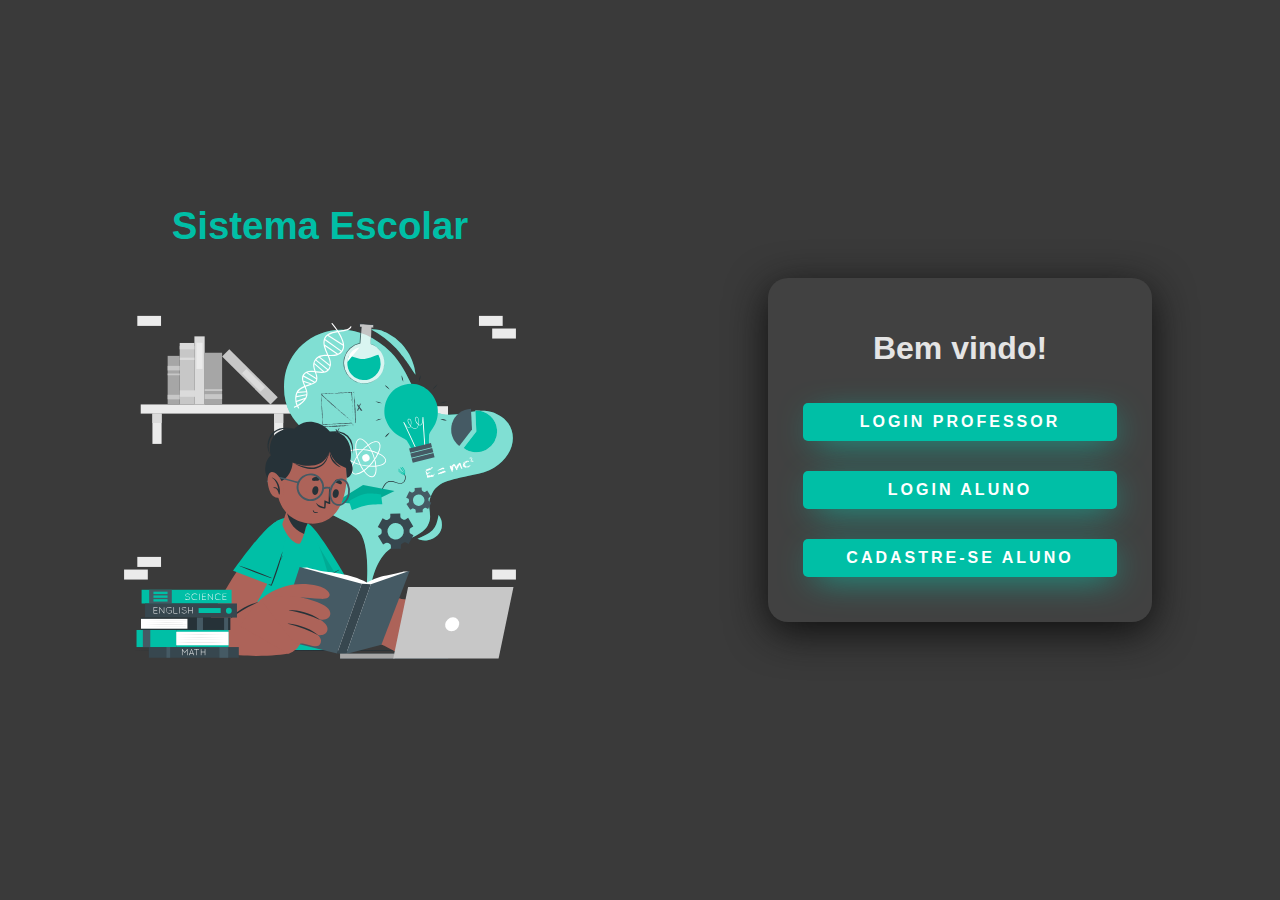
<file: Sistema escolar/index.html>
<!DOCTYPE html>
<html lang="pt-br">
  <head>
    <meta charset="UTF-8" />
    <meta name="viewport" content="width=device-width, initial-scale=1.0" />
    <link rel="stylesheet" href="styles.css" />
    <title>Sistema Escolar</title>
    <link
      rel="stylesheet"
      href="https://cdnjs.cloudflare.com/ajax/libs/font-awesome/6.5.1/css/all.min.css"
      integrity="sha512-DTOQO9RWCH3ppGqcWaEA1BIZOC6xxalwEsw9c2QQeAIftl+Vegovlnee1c9QX4TctnWMn13TZye+giMm8e2LwA=="
      crossorigin="anonymous"
      referrerpolicy="no-referrer"
    />
  </head>
  <body>
    <div class="main-login">
      <div class="left-geral">
        <h1>Sistema Escolar</h1>
        <img
          src="../Sistema escolar/image/principalimg.svg"
          class="img"
          alt="imagem-login"
        />
      </div>

      <div class="right-login">
        <div class="card-login">
          <h1>Bem vindo!</h1>
          <a href="professor-login.html" class="botoes"
            ><i class="fa-solid fa-chalkboard-user"></i> Login Professor</a
          >
          <a href="aluno-login-inicial.html" class="botoes"
            ><i class="fa-solid fa-graduation-cap"></i> Login Aluno
          </a>
          <a href="aluno-cadastro.html" class="botoes"
            ><i class="fa-solid fa-graduation-cap"></i> Cadastre-se Aluno</a
          >
        </div>
      </div>
    </div>
  </body>
</html>
</file>
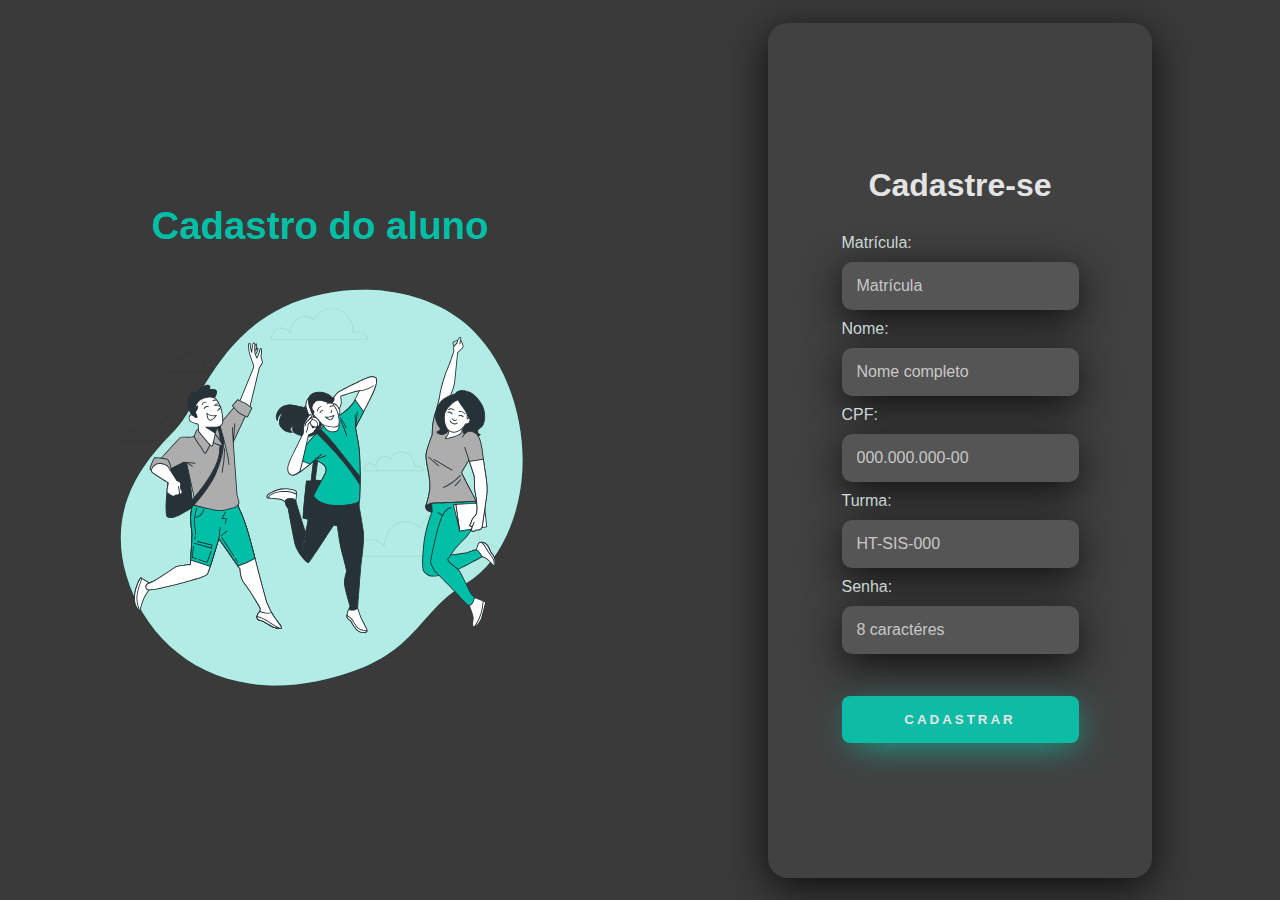
<file: Sistema escolar/aluno-cadastro.html>
<!DOCTYPE html>
<html lang="pt-br">
<head>
    <meta charset="UTF-8">
    <meta name="viewport" content="width=device-width, initial-scale=1.0">
    <link rel="stylesheet" href="styles.css">
    <title>Cadastro do Aluno</title>
    <link rel="stylesheet" href="https://cdnjs.cloudflare.com/ajax/libs/font-awesome/6.5.1/css/all.min.css" integrity="sha512-DTOQO9RWCH3ppGqcWaEA1BIZOC6xxalwEsw9c2QQeAIftl+Vegovlnee1c9QX4TctnWMn13TZye+giMm8e2LwA==" crossorigin="anonymous" referrerpolicy="no-referrer" />
</head>
<body>
    <!-- <a class="back-page" href="index.html"><i class="fa-solid fa-circle-chevron-left"></i></a>!-->
    <div class="main-geral">
        <div class="left-geral"> 
                <h1>Cadastro do aluno</h1>
            
            <img src="../Sistema escolar/image/student.svg" class="img" alt="aluno">
        </div>

        <div class="right-geral">
            <div class="card-cadastro">
                <h1>Cadastre-se</h1>
                <form action="cadastro-aluno.php" method="post">
                    <div class="textfield">
                    <label for="matricula">Matrícula:</label>
                    <input type="text" id="matricula"
                     name="matricula" required placeholder="Matrícula">
                    </div>
                    <div class="textfield">
                    <label for="nome">Nome:</label>
                    <input type="text" id="nome" name="nome" required placeholder="Nome completo">
                    </div>
                    <div class="textfield">
                    <label for="cpf">CPF:</label>
                    <input type="text" id="cpf" name="cpf" required placeholder="000.000.000-00">
                    </div>
                    <div class="textfield">
                    <label for="turma">Turma:</label>
                    <input type="text" id="turma" name="turma" required placeholder="HT-SIS-000">
                    </div>
                    <div class="textfield">
                    <label for="senha">Senha:</label>
                    <input type="password" id="senha" name="senha" required placeholder="8 caractéres">
                    </div>
                    <button class="btn-login" type="submit">Cadastrar</button>
                </form>
            </div>
        </div>
    </div>
</body>
</html>
</file>
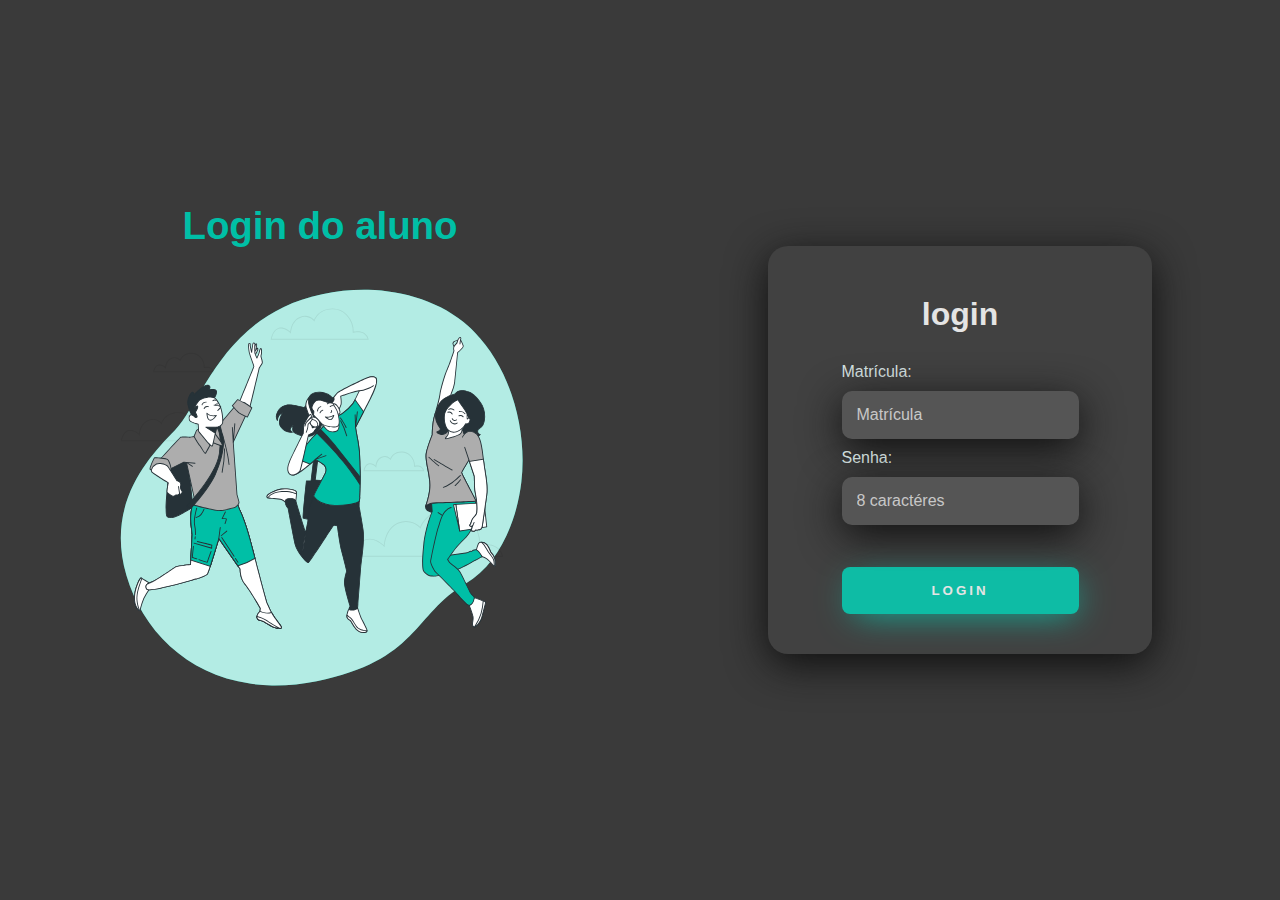
<file: Sistema escolar/aluno-login-inicial.html>
<!DOCTYPE html>
<html lang="pt-br">
<head>
    <meta charset="UTF-8">
    <meta name="viewport" content="width=device-width, initial-scale=1.0">
    <link rel="stylesheet" href="styles.css">
    <title>Login do Aluno</title>
    <link rel="stylesheet" href="https://cdnjs.cloudflare.com/ajax/libs/font-awesome/6.5.1/css/all.min.css" integrity="sha512-DTOQO9RWCH3ppGqcWaEA1BIZOC6xxalwEsw9c2QQeAIftl+Vegovlnee1c9QX4TctnWMn13TZye+giMm8e2LwA==" crossorigin="anonymous" referrerpolicy="no-referrer" />
</head>
<body>
    <!-- <a class="back-page" href="index.html"><i class="fa-solid fa-circle-chevron-left"></i></a> !-->
    <div class="main-geral">
    
        <div class="left-geral">
        
                <h1>Login do aluno</h1>
            
            <img src="../Sistema escolar/image/student.svg" class="img" alt="aluno">
        </div>

        <div class="right-geral">
            
            <div class="card-geral">
                <h1>login</h1>
                <form action="aluno-dashboard.html" method="post">
                    <div class="textfield">
                    <label for="matricula">Matrícula:</label>
                    <input type="text" id="matricula"
                     name="matricula" required placeholder="Matrícula">
                    </div>
                    <div class="textfield">
                    <label for="senha">Senha:</label>
                    <input type="password" id="senha" name="senha" required placeholder="8 caractéres">
                    </div>
                    <button class="btn-login" type="submit">Login</button>
                </form>
            </div>

        </div>
        
    </div>
</body>
</html>
</file>
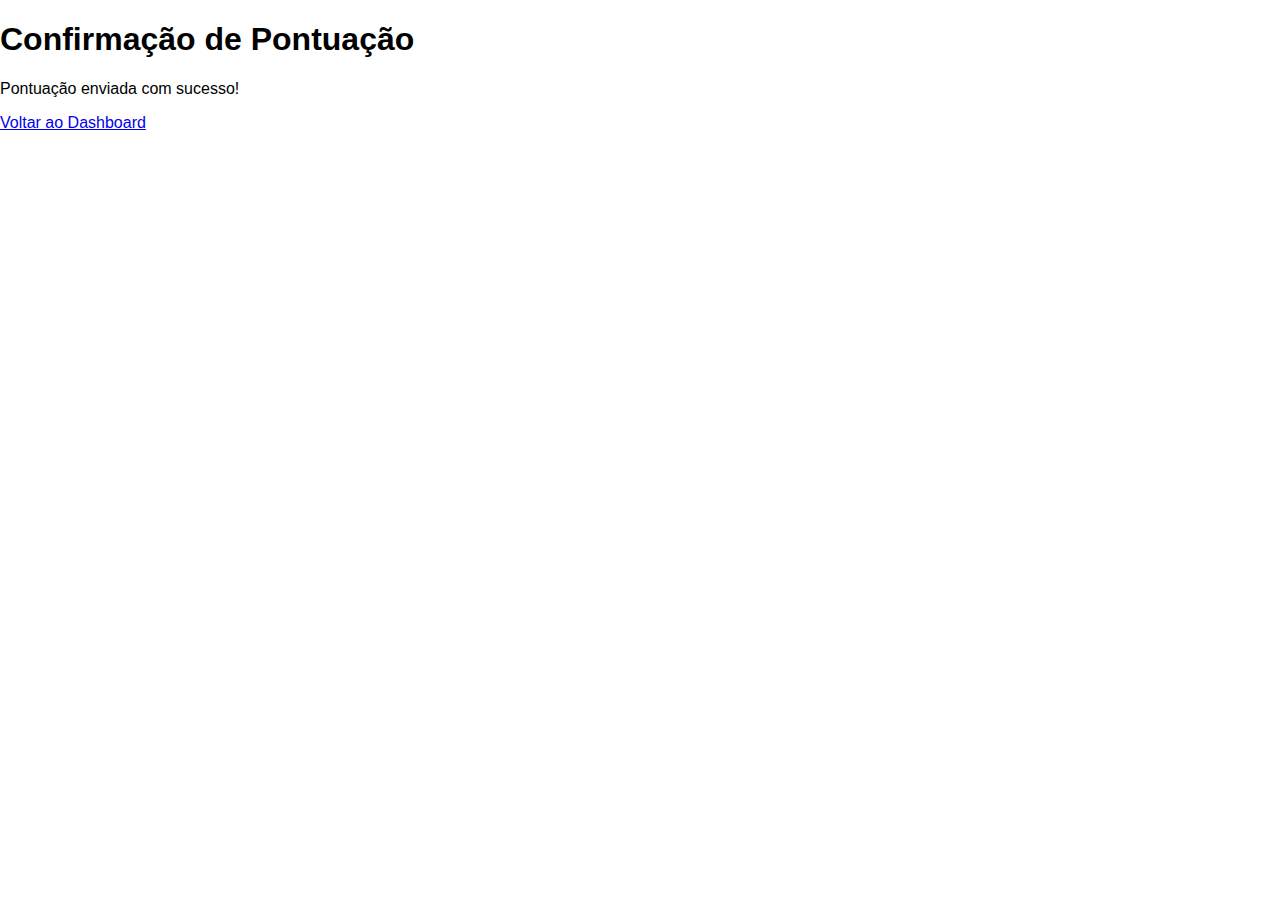
<file: Sistema escolar/confirmacao.html>
<!DOCTYPE html>
<html lang="pt-br">
<head>
    <meta charset="UTF-8">
    <meta name="viewport" content="width=device-width, initial-scale=1.0">
    <link rel="stylesheet" href="styles.css">
    <title>Confirmação de Pontuação</title>
</head>
<body>
    <div class="container">
        <h1>Confirmação de Pontuação</h1>
        <p>Pontuação enviada com sucesso!</p>
        <a href="professor-dashboard.html">Voltar ao Dashboard</a>
    </div>
</body>
</html>
</file>
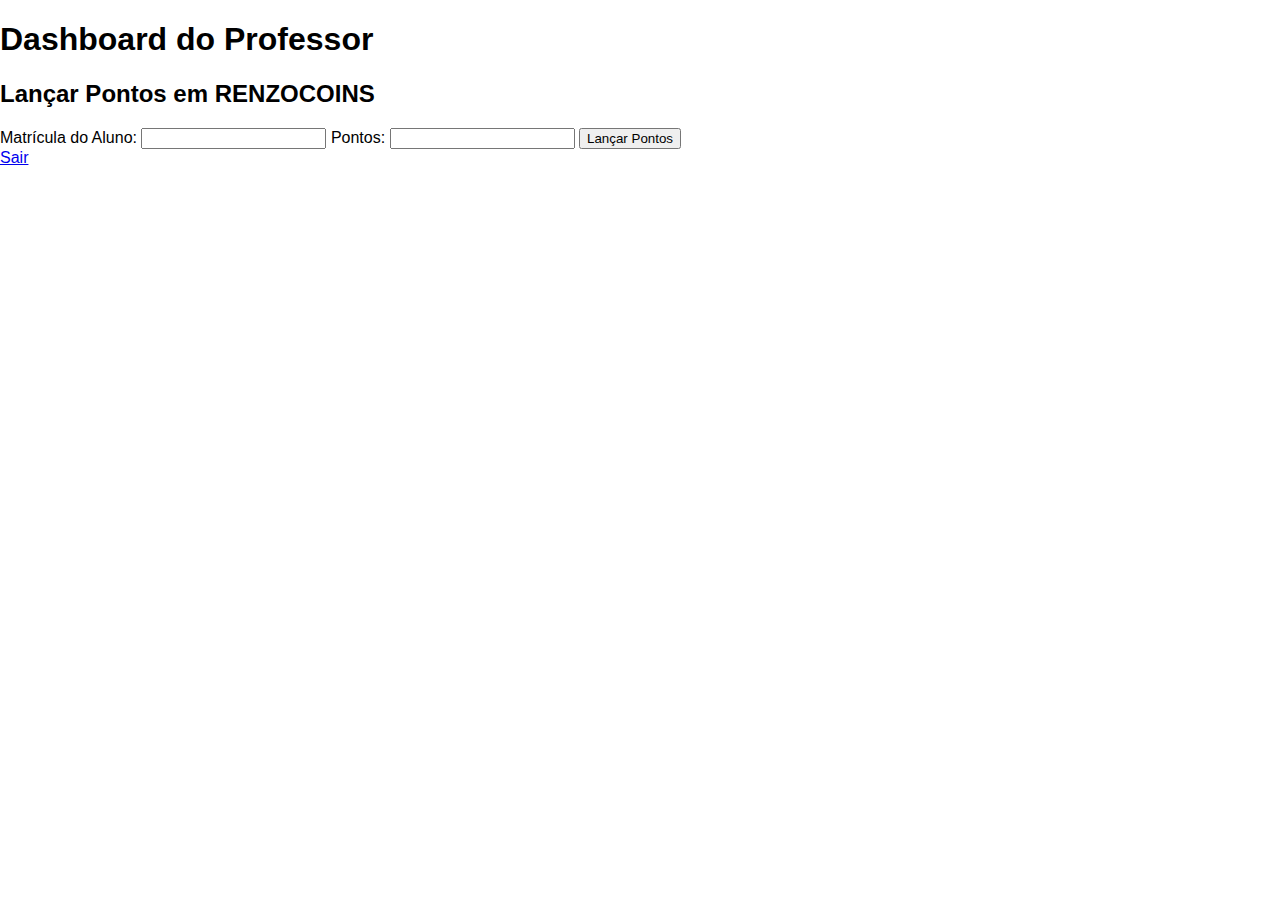
<file: Sistema escolar/professor-dashboard.html>
<!DOCTYPE html>
<html lang="pt-br">
<head>
    <meta charset="UTF-8">
    <meta name="viewport" content="width=device-width, initial-scale=1.0">
    <link rel="stylesheet" href="styles.css">
    <title>Dashboard do Professor</title>
</head>
<body>
    <div class="container">
        <h1>Dashboard do Professor</h1>
        <h2>Lançar Pontos em RENZOCOINS</h2>
        <form action="confirmacao.html" method="post">
            <label for="aluno_matricula">Matrícula do Aluno:</label>
            <input type="text" id="aluno_matricula" name="aluno_matricula" required>
            <label for="pontos">Pontos:</label>
            <input type="number" id="pontos" name="pontos" required>
            <button type="submit">Lançar Pontos</button>
        </form>
        <a href="index.html">Sair</a>
    </div>
</body>
</html>
</file>
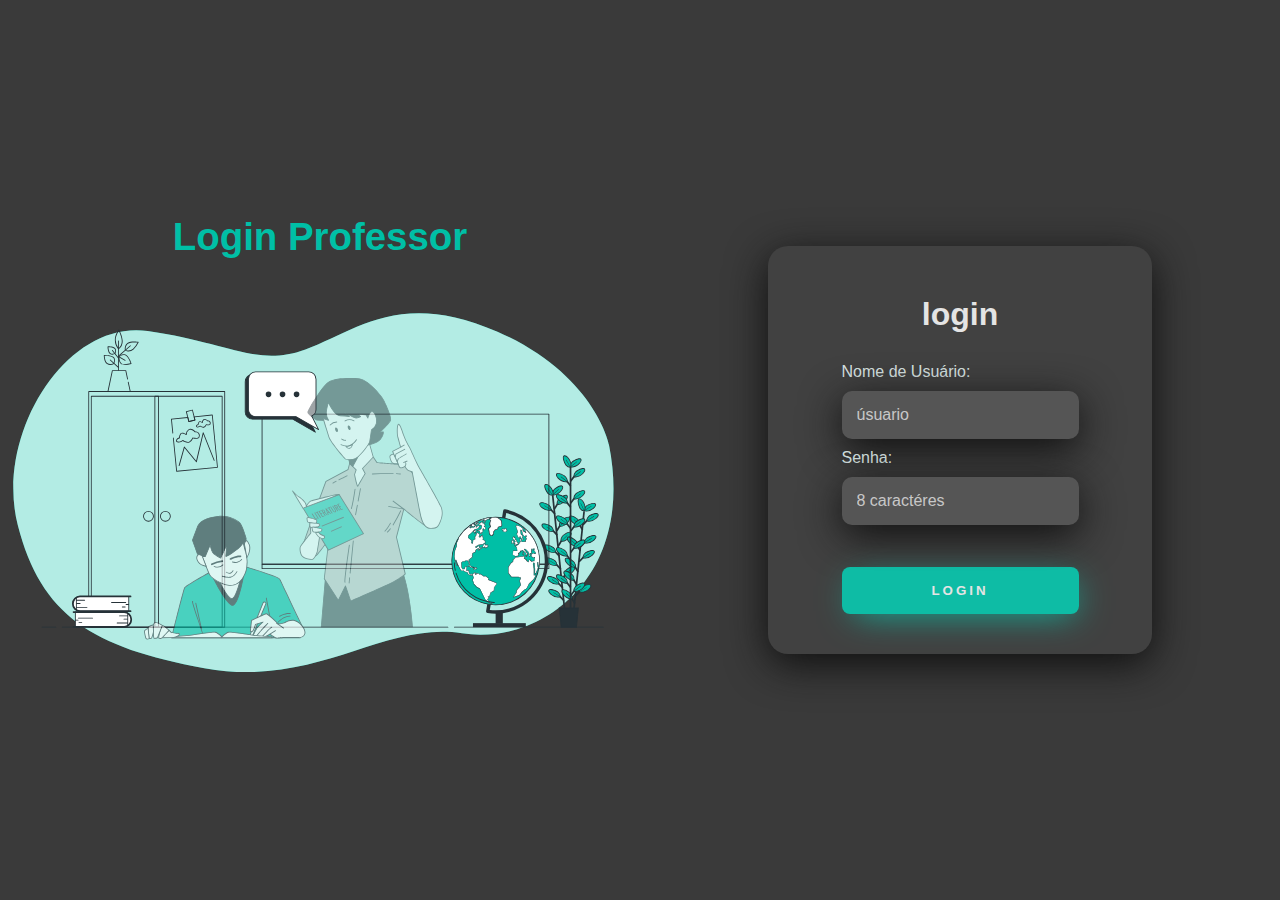
<file: Sistema escolar/professor-login.html>
<!DOCTYPE html>
<html lang="pt-br">
<head>
    <meta charset="UTF-8">
    <meta name="viewport" content="width=device-width, initial-scale=1.0">
    <link rel="stylesheet" href="styles.css">
    <title>Login do Professor</title>
    <link rel="stylesheet" href="https://cdnjs.cloudflare.com/ajax/libs/font-awesome/6.5.1/css/all.min.css" integrity="sha512-DTOQO9RWCH3ppGqcWaEA1BIZOC6xxalwEsw9c2QQeAIftl+Vegovlnee1c9QX4TctnWMn13TZye+giMm8e2LwA==" crossorigin="anonymous" referrerpolicy="no-referrer" />
</head>
<body>
    <!-- <a class="back-page" href="index.html"><i class="fa-solid fa-circle-chevron-left"></i></a> -->
    <div class="main-geral">
        <div class="left-geral">
                <h1>Login Professor</h1>
            
            <img src="../Sistema escolar/image/teatcher.svg" alt="">
        </div>

        <div class="right-geral">
            <div class="card-geral">
                <h1>login</h1>
                <form action="professor-dashboard.html" method="post">
                <div class="textfield">    
                    <label for="username">Nome de Usuário:</label>
                                            <input type="text" id="username" name="username" required placeholder="úsuario">
                </div>
                <div class="textfield">
                    <label for="password">Senha:</label>   
                    <input type="password" id="password" name="password" required placeholder="8 caractéres">
                </div> 
                    <button class="btn-login"  type="submit">Login</button>
        
                </form>
            </div>

        </div>
</body>
</html>
</file>
<file: Sistema escolar/styles.css>
body {
  margin: 0;
  font-family: "Segoe UI", Tahoma, Geneva, Verdana, sans-serif;
}
body * {
  box-sizing: border-box;
}
/*PAGINA INICIAL*/
.main-login {
  width: 100vw;
  height: 100vh;
  background-color: #3a3a3a;
  display: flex;
  justify-content: center;
  align-items: center;
}
.left-login {
    width: 50vw;
    height: 100vh;
    display: flex;
    justify-content: center;
    align-items: center;
    flex-direction: column;
}
.left-login h1 {
  color: #e4e4e4;
}
/* .back-page {
  background-color: #002e2900;
  color: #e4e4e4;
} */
.left-login h1 {
  font-size: 3vw;
  color: #00bfa6;
}
.img {
  width: 35vw;
}
.right-login {
  width: 50vw;
  height: 100vh;
  display: flex;
  justify-content: center;
  align-items: center;
}
.right-login h1 {
  color: #e4e4e4;
}
.card-login {
  width: 60%;
  display: flex;
  justify-content: center;
  align-items: center;
  flex-direction: column;
  padding: 30px 35px;
  background-color: #414141;
  border-radius: 20px;
  box-shadow: 0px 10px 40px #0f0f0f;
}

.botoes {
  width: 100%;
  padding: 16px 0px;
  border: none;
  border-radius: 8px;
  outline: none;
  margin-bottom: 10px;
  text-align: center;
  font-weight: 800;
  text-transform: uppercase;
  letter-spacing: 3px;
  box-shadow: 4px 8px 35px -9px #00dfc1c7;
}
/* PAGINA CADASTRO ALUNO */
.main-geral {
  width: 100vw;
  height: 100vh;
  display: flex;
  background-color: #3a3a3a;
  justify-content: center;
  align-items: center;
}
.left-geral {
  width: 50vw;
  height: 100vh;
  display: flex;
  justify-content: center;
  align-items: center;
  flex-direction: column;
}
.left-geral h1 {
  font-size: 3vw;
  color: #00bfa6;
}
.right-geral {
  width: 50vw;
  height: 100vh;
  display: flex;
  justify-content: center;
  align-items: center;
}
.right-geral h1 {
  color: #e4e4e4;
  margin: 20px;
}
.card-geral {
  width: 60%;
  display: flex;
  justify-content: center;
  align-items: center;
  flex-direction: column;
  padding: 30px 35px;
  background-color: #414141;
  border-radius: 20px;
  box-shadow: 0px 10px 40px #0f0f0f;
}
.card-cadastro {
  width: 60%;
  height: 95vh;
  display: flex;
  justify-content: center;
  align-items: center;
  flex-direction: column;
  padding: 30px 35px;
  background-color: #414141;
  border-radius: 20px;
  box-shadow: 0px 10px 40px #0f0f0f;
}
.botoes {
  width: 100%;
  padding: 16px 0px;
  border: none;
  border-radius: 8px;
  outline: none;
  margin-bottom: 10px;
  text-align: center;
  box-shadow: 4px 8px 35px -9px #00dfc1c7;
}
.textfield {
  display: flex;
  flex-direction: column;
  align-items: flex-start;
  justify-content: center;
  margin: 10px 0px;
}
.textfield input {
  width: 100%;
  border: none;
  border-radius: 10px;
  padding: 15px;
  background: #555;
  color: #fff;
  font-size: 12pt;
  box-shadow: 0px 10px 40px #0f0f0f;
  outline: none;
  box-sizing: border-box;
}
.textfield label {
  color: #f0ffffde;
  margin-bottom: 10px;
}
.textfield input::placeholder {
  color: #f5f5f5b9;
}
.btn-login {
  margin-top: 32px;
  width: 100%;
  padding: 16px 0px;
  border: none;
  border-radius: 8px;
  outline: none;
  margin-bottom: 10px;
  text-align: center;
  font-weight: 800;
  text-transform: uppercase;
  letter-spacing: 3px;
  color: #e4e4e4;
  background-color: #00dfc1c7;
  box-shadow: 4px 8px 35px -9px #00dfc1c7;
}
.btn-login:hover {
  transition-duration: 1ms;
  background-color: #009783;
  box-shadow: 4px 8px 35px -9px #002e29;
}
/* PAGINA LOGIN ALUNO */
/* PAGINA LOGIN PROFESSOR */
.main-login a {
  display: inline-block;
  margin: 15px 0;
  padding: 10px 20px;
  background-color: #00bfa6;
  color: #fff;
  text-decoration: none;
  border-radius: 5px;
  font-weight: bold;
  transition: background-color 0.3s ease;
}

.card-login a:hover {
  transition-duration: 1ms;
  background-color: #009783;
  box-shadow: 4px 8px 35px -9px #002e29;
}

@media only screen and (max-width: 950px) {
  .card-login,
  .card-geral,
  .card-cadastro {
    width: 75%;
  }
  body {
    background-color: #3a3a3a;
  }
}
@media only screen and (max-width: 600px) {
  .main-login,
  .main-geral {
    flex-direction: column;
  }
  .left-login,
  .left-geral > h1 {
    display: none;
  }
  .left-login,
  .left-geral {
    width: 100%;
    height: auto;
  }
  .right-login,
  .right-geral {
    width: 100%;
    height: auto;
  }
  .img {
    width: 35vh;
  }
  .card-geral,
  .card-login,
  .card-cadastro {
    width: 80%;
    height: 90%;
  }
}
</file>
